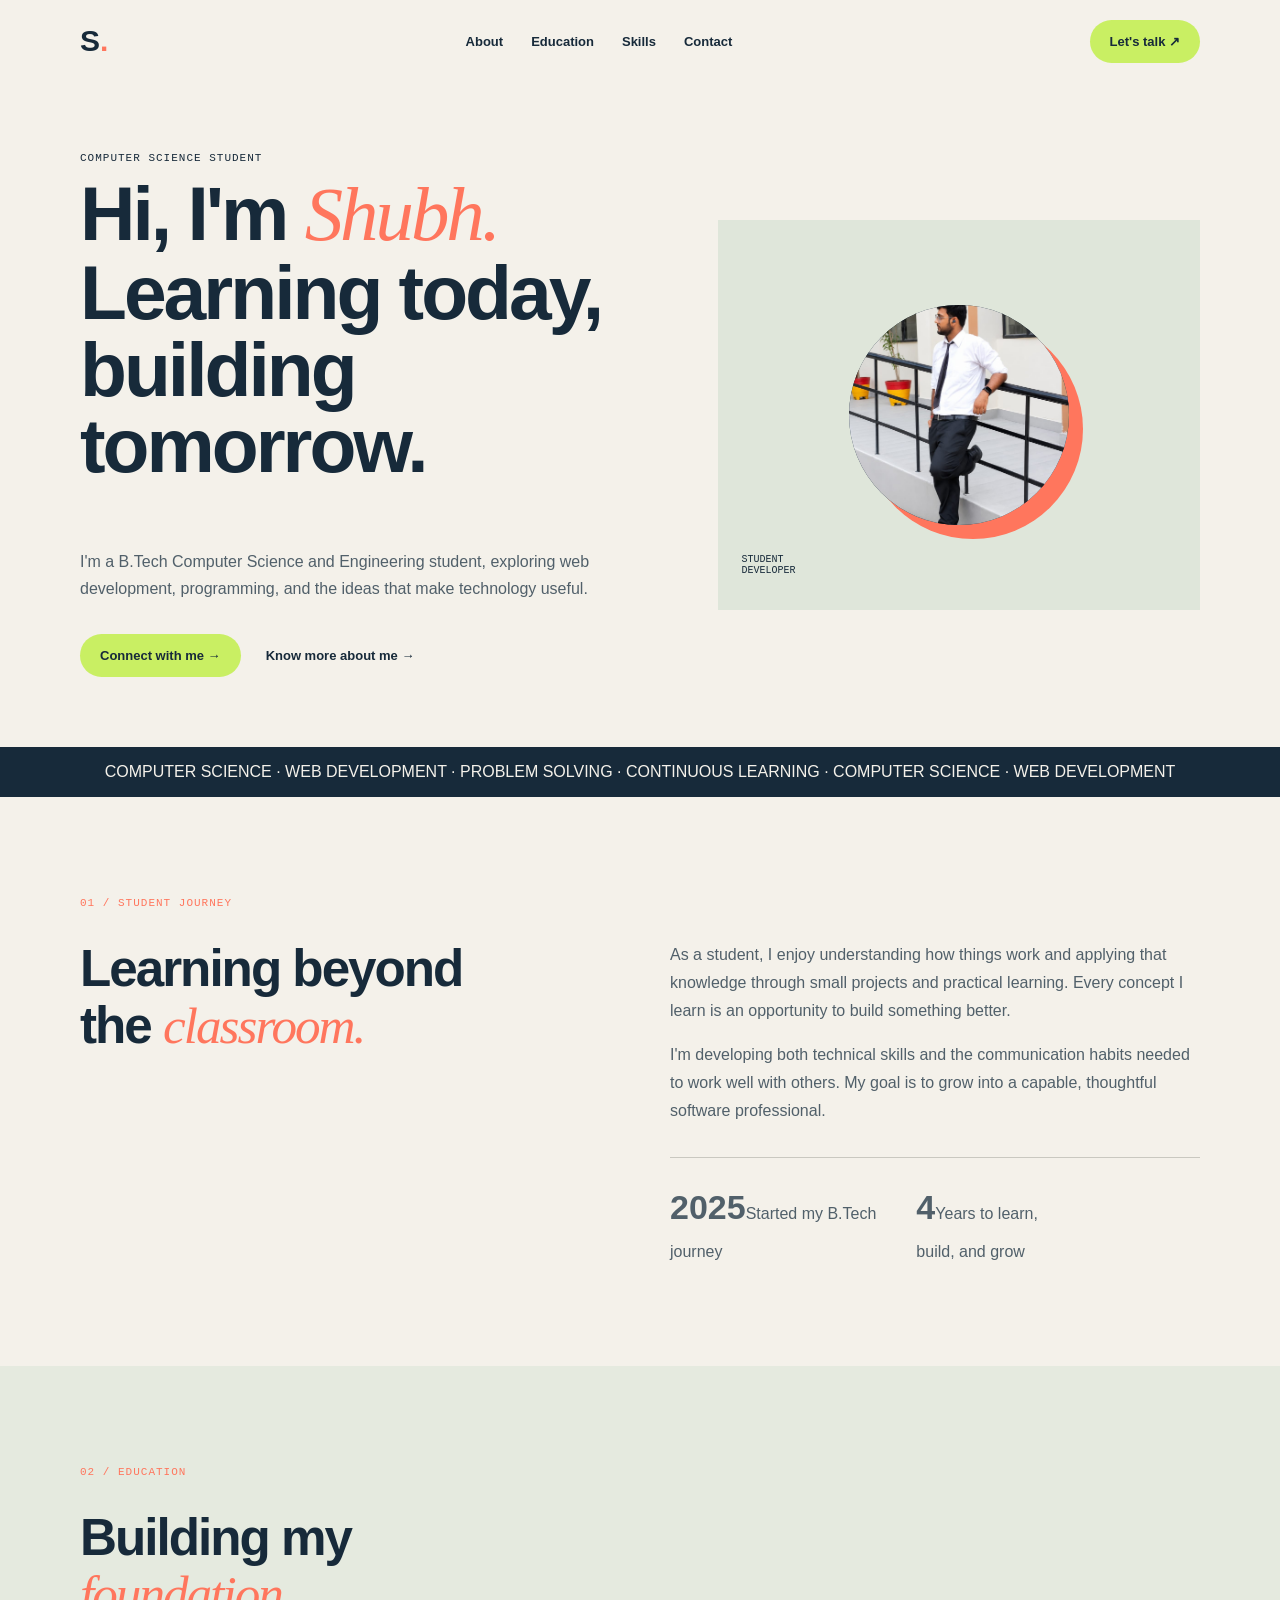
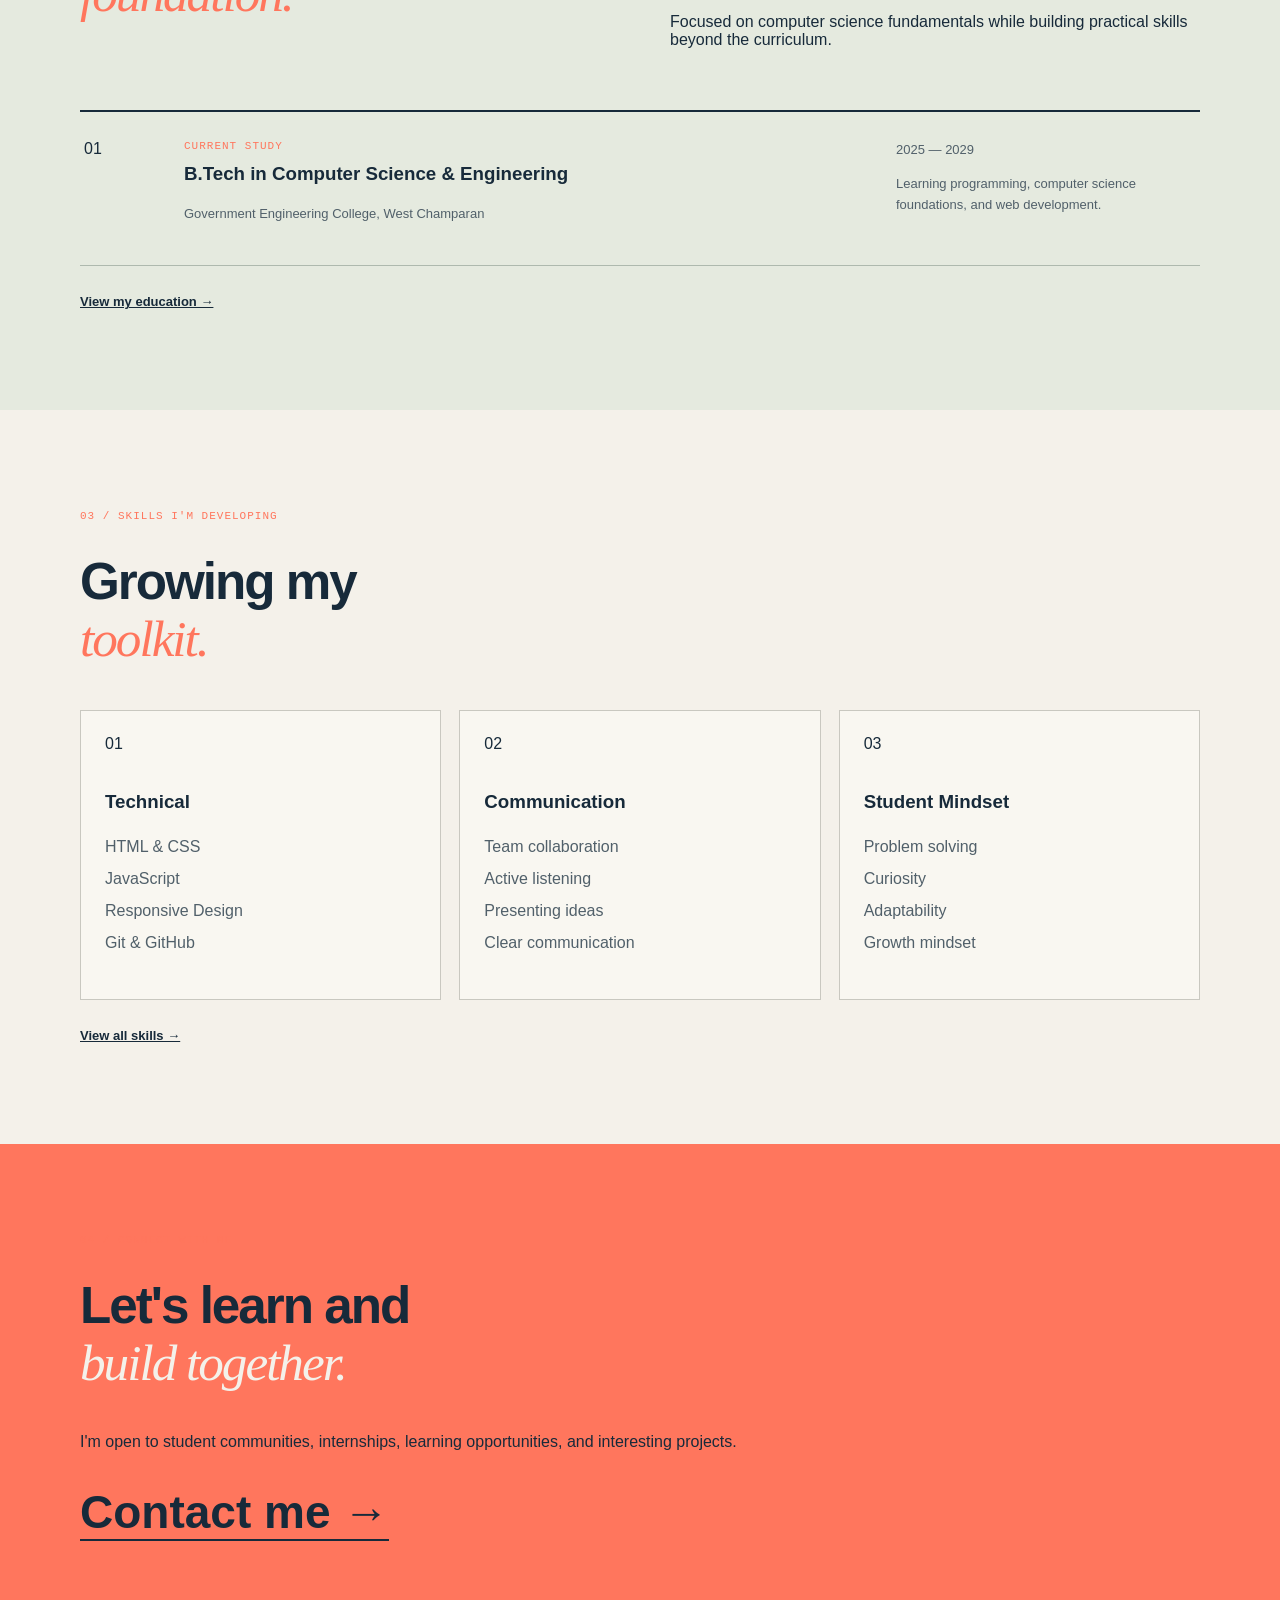
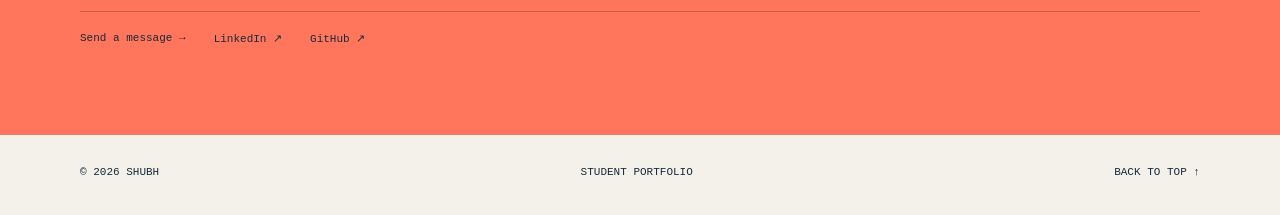
<file: index.html>
<!doctype html>
<html lang="en">
  <head>
    <meta charset="UTF-8" />
    <meta name="viewport" content="width=device-width, initial-scale=1.0" />
    <meta name="description" content="Shubh is a Computer Science student and aspiring web developer." />
    <title>Shubh | Student Portfolio</title>
    <link rel="preconnect" href="https://fonts.googleapis.com" />
    <link rel="preconnect" href="https://fonts.gstatic.com" crossorigin />
    <link href="https://fonts.googleapis.com/css2?family=DM+Mono:wght@400;500&family=Manrope:wght@400;500;600;700;800&display=swap" rel="stylesheet" />
    <link rel="stylesheet" href="styles.css" />
  </head>
  <body>
    <header class="nav wrap">
      <a class="logo" href="#home" aria-label="Shubh home">S<span>.</span></a>
      <nav aria-label="Main navigation">
        <a href="more.html">About</a>
        <a href="education.html">Education</a>
        <a href="skills.html">Skills</a>
        <a href="contact.html">Contact</a>
      </nav>
      <a class="nav-cta" href="contact.html">Let's talk ↗</a>
    </header>

    <main>
      <section class="hero wrap" id="home">
        <div class="hero-copy">
          <p class="eyebrow">COMPUTER SCIENCE STUDENT</p>
          <h1>Hi, I'm <em>Shubh.</em><br />Learning today,<br />building tomorrow.</h1>
          <p class="intro">I'm a B.Tech Computer Science and Engineering student, exploring web development, programming, and the ideas that make technology useful.</p>
          <div class="hero-actions">
            <a class="button" href="contact.html">Connect with me →</a>
            <a class="text-link" href="more.html">Know more about me →</a>
          </div>
        </div>
        <div class="hero-art" aria-hidden="true">
          <div class="portrait">
            <img src="shubh@....jpeg" alt="Shubh" />
          </div>
          <p class="art-label">STUDENT<br />DEVELOPER</p>
        </div>
      </section>

      <section class="ticker" aria-label="Areas of interest">
        <div>COMPUTER SCIENCE · WEB DEVELOPMENT · PROBLEM SOLVING · CONTINUOUS LEARNING · COMPUTER SCIENCE · WEB DEVELOPMENT</div>
      </section>

      <section class="about wrap section">
        <p class="section-number">01 / STUDENT JOURNEY</p>
        <div class="section-grid">
          <h2>Learning beyond<br />the <em>classroom.</em></h2>
          <div class="about-copy">
            <p>As a student, I enjoy understanding how things work and applying that knowledge through small projects and practical learning. Every concept I learn is an opportunity to build something better.</p>
            <p>I'm developing both technical skills and the communication habits needed to work well with others. My goal is to grow into a capable, thoughtful software professional.</p>
            <div class="stats">
              <div><strong>2025</strong><span>Started my B.Tech<br />journey</span></div>
              <div><strong>4</strong><span>Years to learn,<br />build, and grow</span></div>
            </div>
          </div>
        </div>
      </section>

      <section class="education section">
        <div class="wrap">
          <p class="section-number">02 / EDUCATION</p>
          <div class="education-head">
            <h2>Building my<br /><em>foundation.</em></h2>
            <p>Focused on computer science fundamentals while building practical skills beyond the curriculum.</p>
          </div>
          <article class="education-card">
            <p class="card-index">01</p>
            <div><p class="mono">CURRENT STUDY</p><h3>B.Tech in Computer Science & Engineering</h3><p class="muted">Government Engineering College, West Champaran</p></div>
            <div class="education-meta"><p>2025 — 2029</p><p>Learning programming, computer science foundations, and web development.</p></div>
          </article>
          <a class="page-link" href="education.html">View my education →</a>
        </div>
      </section>

      <section class="skills wrap section">
        <p class="section-number">03 / SKILLS I'M DEVELOPING</p>
        <h2>Growing my<br /><em>toolkit.</em></h2>
        <div class="skill-grid">
          <article><span>01</span><h3>Technical</h3><ul><li>HTML & CSS</li><li>JavaScript</li><li>Responsive Design</li><li>Git & GitHub</li></ul></article>
          <article><span>02</span><h3>Communication</h3><ul><li>Team collaboration</li><li>Active listening</li><li>Presenting ideas</li><li>Clear communication</li></ul></article>
          <article><span>03</span><h3>Student Mindset</h3><ul><li>Problem solving</li><li>Curiosity</li><li>Adaptability</li><li>Growth mindset</li></ul></article>
        </div>
        <a class="page-link" href="skills.html">View all skills →</a>
      </section>

      <section class="contact">
        <div class="wrap contact-inner">
          <p class="section-number">04 / CONNECT WITH ME</p>
          <h2>Let's learn and<br /><em>build together.</em></h2>
          <p class="contact-copy">I'm open to student communities, internships, learning opportunities, and interesting projects.</p>
          <a class="email" href="contact.html">Contact me →</a>
          <div class="socials"><a href="contact.html">Send a message →</a><a href="https://www.linkedin.com/in/shubh-kumar-jha-664a6430b?utm_source=share_via&utm_content=profile&utm_medium=member_android" target="_blank" rel="noreferrer">LinkedIn ↗</a><a href="https://github.com" target="_blank" rel="noreferrer">GitHub ↗</a></div>
        </div>
      </section>
    </main>

    <footer class="wrap"><span>© <span id="year"></span> SHUBH</span><span>STUDENT PORTFOLIO</span><a href="#home">BACK TO TOP ↑</a></footer>
    <script>document.getElementById('year').textContent = new Date().getFullYear();</script>
  </body>
</html>
</file>
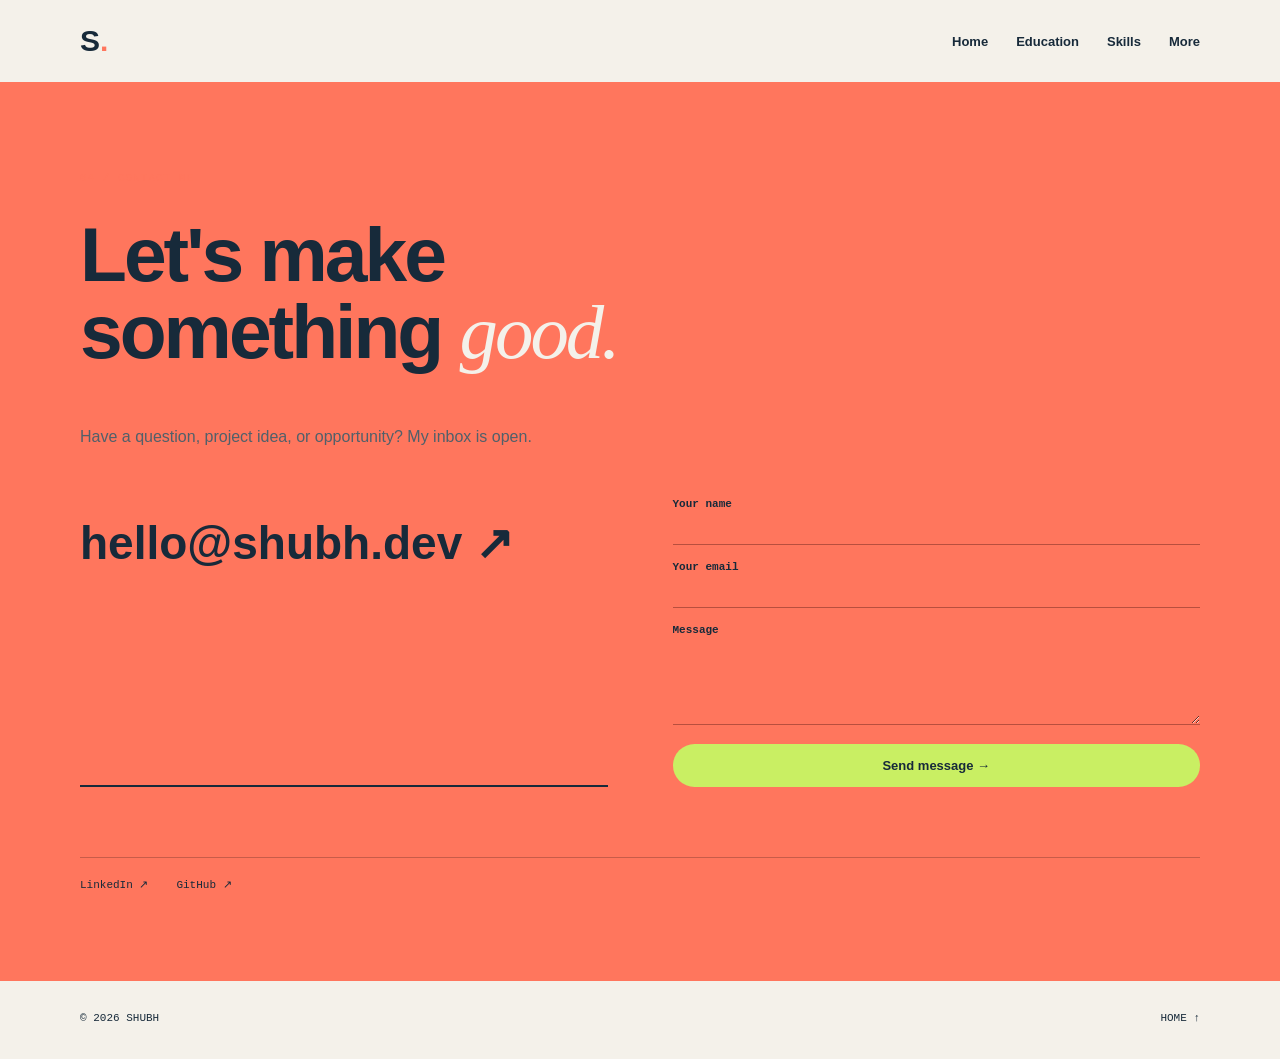
<file: contact.html>
<!doctype html>
<html lang="en">
  <head><meta charset="UTF-8" /><meta name="viewport" content="width=device-width, initial-scale=1.0" /><title>Contact Shubh</title><link rel="stylesheet" href="styles.css" /></head>
  <body>
    <header class="nav wrap"><a class="logo" href="index.html">S<span>.</span></a><nav><a href="index.html">Home</a><a href="education.html">Education</a><a href="skills.html">Skills</a><a href="more.html">More</a></nav></header>
    <main class="contact-page"><div class="wrap">
      <p class="section-number">04 / CONTACT ME</p><h1>Let's make<br />something <em>good.</em></h1><p class="page-intro">Have a question, project idea, or opportunity? My inbox is open.</p>
      <!-- Change the email address and social links to your own. -->
      <div class="contact-layout"><a class="email" href="mailto:hello@shubh.dev">hello@shubh.dev ↗</a><form action="mailto:hello@shubh.dev" method="post" enctype="text/plain"><label>Your name<input name="name" required /></label><label>Your email<input name="email" type="email" required /></label><label>Message<textarea name="message" rows="4" required></textarea></label><button class="button" type="submit">Send message →</button></form></div>
      <div class="socials"><a href="https://linkedin.com" target="_blank">LinkedIn ↗</a><a href="https://github.com" target="_blank">GitHub ↗</a></div>
    </div></main>
    <footer class="wrap"><span>© 2026 SHUBH</span><a href="index.html">HOME ↑</a></footer>
  </body>
</html>
</file>
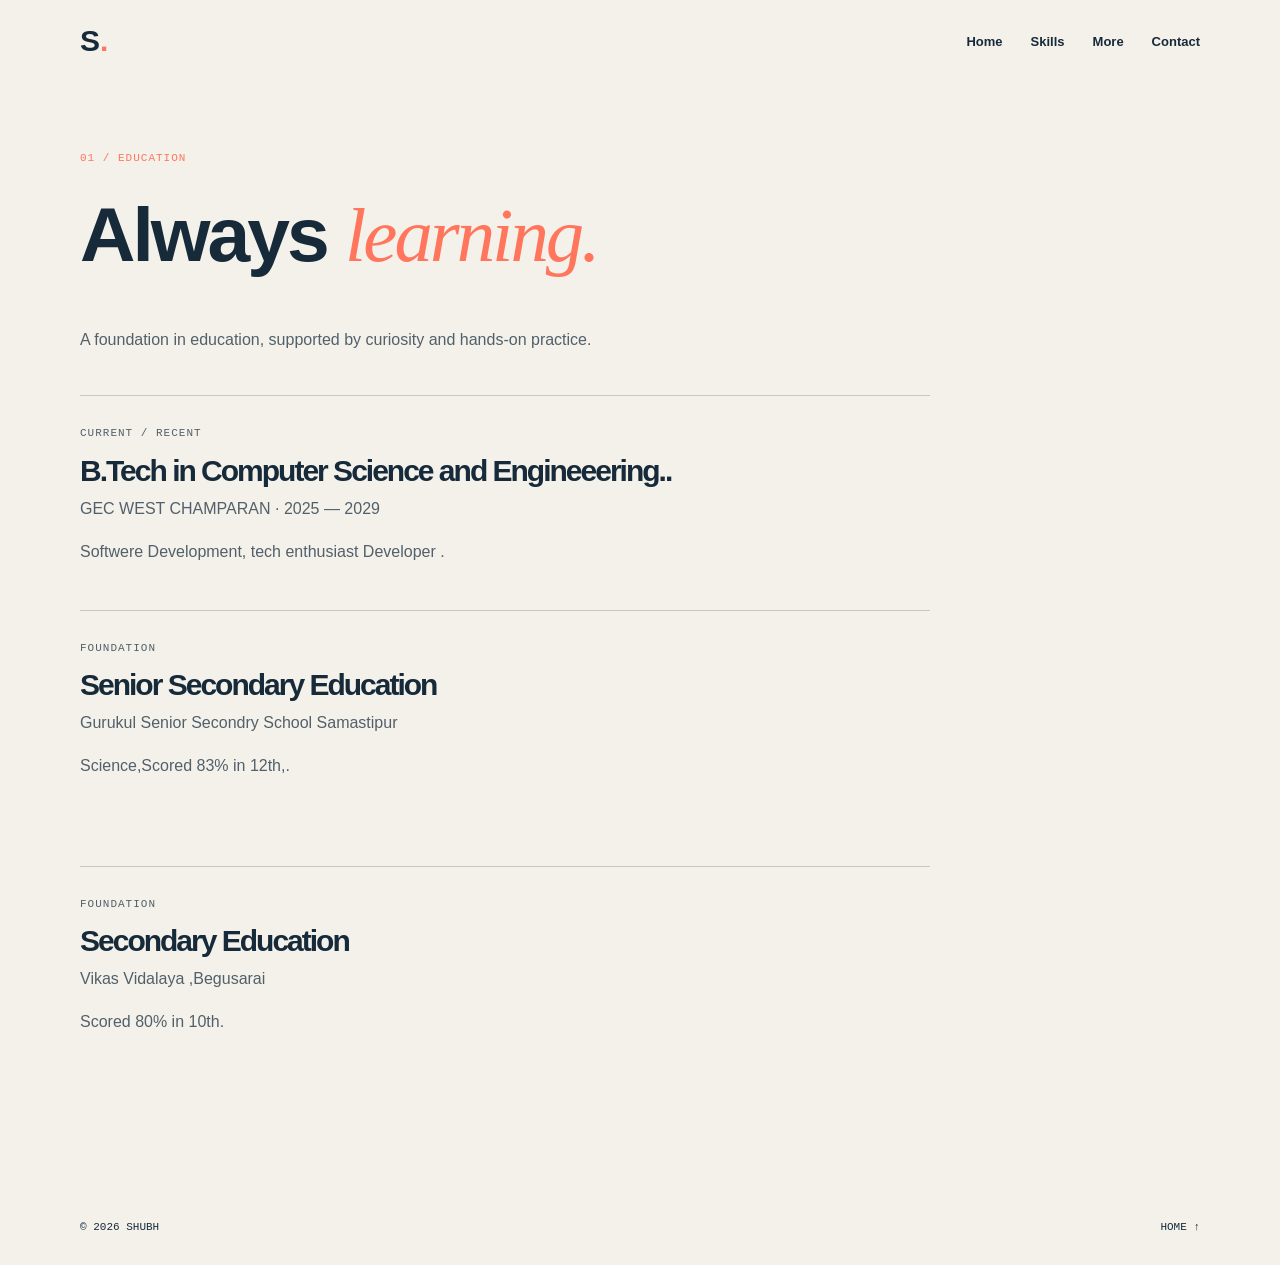
<file: education.html>
<!doctype html>
<html lang="en">
  <head>
    <meta charset="UTF-8" />
    <meta name="viewport" content="width=device-width, initial-scale=1.0" />
    <title>Education | Shubh</title>
    <link rel="stylesheet" href="styles.css" />
  </head>
  <body>
    <header class="nav wrap">
      <a class="logo" href="index.html">S<span>.</span></a>
      <nav><a href="index.html">Home</a><a href="skills.html">Skills</a><a href="more.html">More</a><a href="contact.html">Contact</a></nav>
    </header>
    <main class="subpage wrap">
      <p class="section-number">01 / EDUCATION</p>
      <h1>Always <em>learning.</em></h1>
      <p class="page-intro">A foundation in education, supported by curiosity and hands-on practice.</p>
      <!-- Replace this information with your actual education history. -->
      <article class="record"><p class="mono">CURRENT / RECENT</p><h2>B.Tech in Computer Science and Engineeering..</h2><p>GEC WEST CHAMPARAN · 2025 — 2029</p><p> Softwere Development, tech enthusiast Developer .</p></article>
      <article class="record"><p class="mono">FOUNDATION</p><h2>Senior Secondary Education</h2><p>Gurukul Senior Secondry School Samastipur </p><p>Science,Scored 83% in 12th,.</p></article>

      </p></article>
      <article class="record"><p class="mono">FOUNDATION</p><h2>Secondary Education</h2><p>Vikas Vidalaya ,Begusarai </p><p> Scored 80% in 10th.</p></article>
    </main>
    <footer class="wrap"><span>© 2026 SHUBH</span><a href="index.html">HOME ↑</a></footer>
  </body>
</html>
</file>
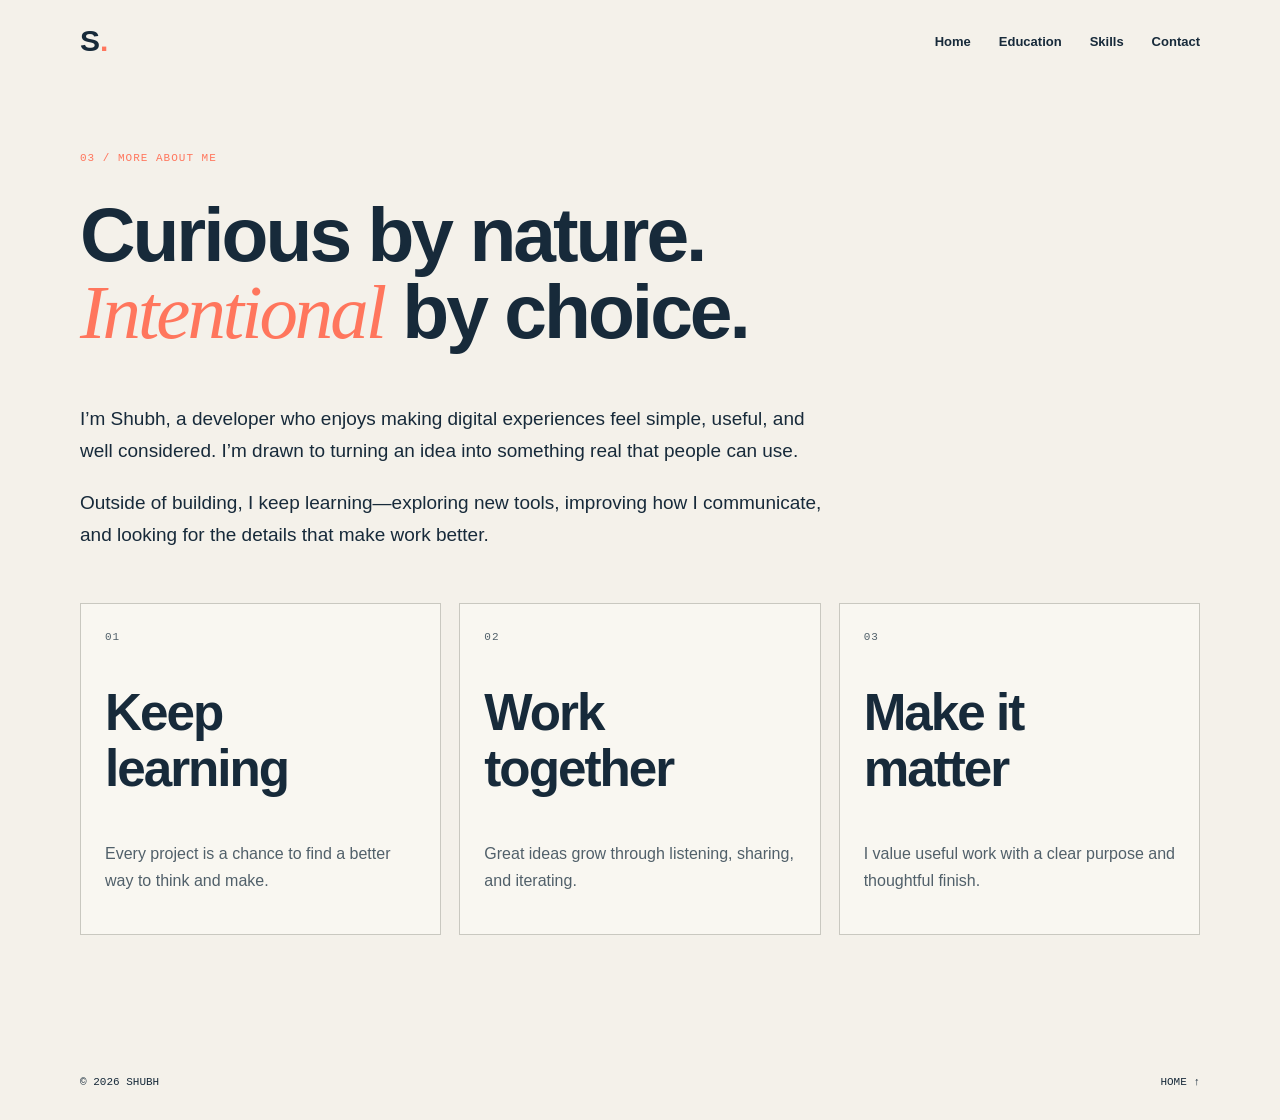
<file: more.html>
<!doctype html>
<html lang="en">
  <head><meta charset="UTF-8" /><meta name="viewport" content="width=device-width, initial-scale=1.0" /><title>More About Me | Shubh</title><link rel="stylesheet" href="styles.css" /></head>
  <body>
    <header class="nav wrap"><a class="logo" href="index.html">S<span>.</span></a><nav><a href="index.html">Home</a><a href="education.html">Education</a><a href="skills.html">Skills</a><a href="contact.html">Contact</a></nav></header>
    <main class="subpage wrap">
      <p class="section-number">03 / MORE ABOUT ME</p>
      <h1>Curious by nature.<br /><em>Intentional</em> by choice.</h1>
      <div class="story"><p>I’m Shubh, a developer who enjoys making digital experiences feel simple, useful, and well considered. I’m drawn to turning an idea into something real that people can use.</p><p>Outside of building, I keep learning—exploring new tools, improving how I communicate, and looking for the details that make work better.</p></div>
      <div class="detail-grid"><article><p class="mono">01</p><h2>Keep learning</h2><p>Every project is a chance to find a better way to think and make.</p></article><article><p class="mono">02</p><h2>Work together</h2><p>Great ideas grow through listening, sharing, and iterating.</p></article><article><p class="mono">03</p><h2>Make it matter</h2><p>I value useful work with a clear purpose and thoughtful finish.</p></article></div>
    </main>
    <footer class="wrap"><span>© 2026 SHUBH</span><a href="index.html">HOME ↑</a></footer>
  </body>
</html>
</file>
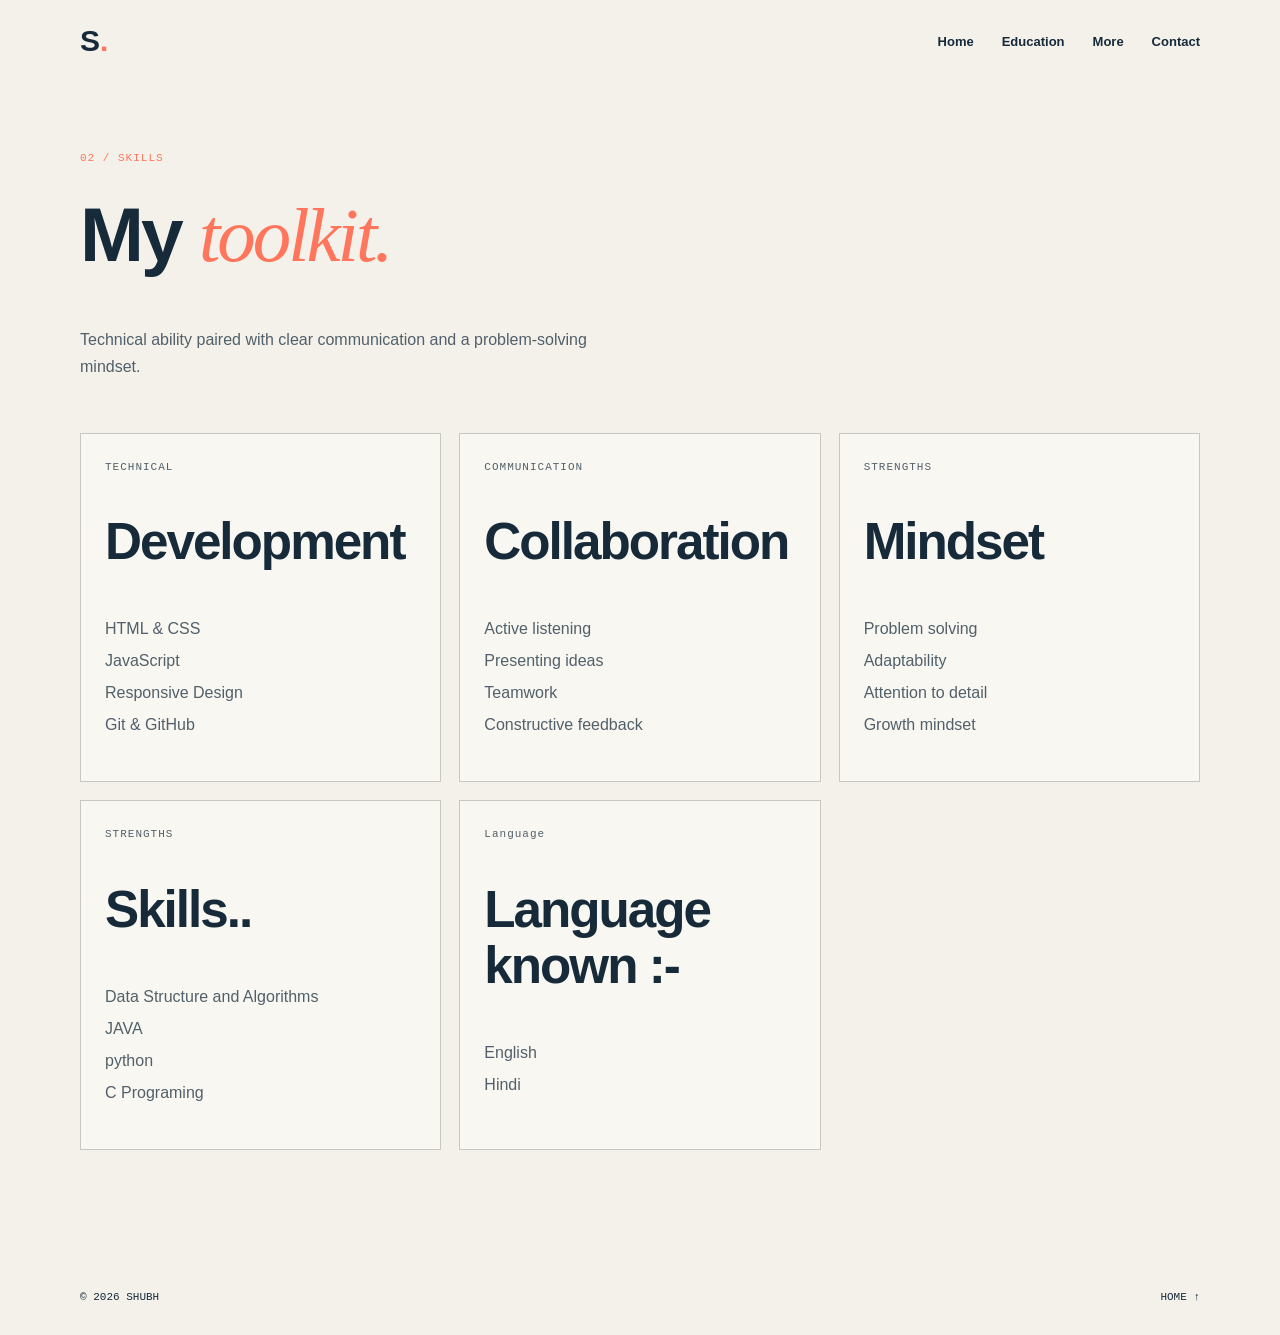
<file: skills.html>
<!doctype html>
<html lang="en">
  <head><meta charset="UTF-8" /><meta name="viewport" content="width=device-width, initial-scale=1.0" /><title>Skills | Shubh</title><link rel="stylesheet" href="styles.css" /></head>
  <body>
    <header class="nav wrap"><a class="logo" href="index.html">S<span>.</span></a><nav><a href="index.html">Home</a><a href="education.html">Education</a><a href="more.html">More</a><a href="contact.html">Contact</a></nav></header>
    <main class="subpage wrap">
      <p class="section-number">02 / SKILLS</p><h1>My <em>toolkit.</em></h1><p class="page-intro">Technical ability paired with clear communication and a problem-solving mindset.</p>
      <!-- Add, remove, or rename the skills below as needed. -->
      <div class="detail-grid">
        <article><p class="mono">TECHNICAL</p><h2>Development</h2><ul><li>HTML & CSS</li><li>JavaScript</li><li>Responsive Design</li><li>Git & GitHub</li></ul></article>
        <article><p class="mono">COMMUNICATION</p><h2>Collaboration</h2><ul><li>Active listening</li><li>Presenting ideas</li><li>Teamwork</li><li>Constructive feedback</li></ul></article>
        <article><p class="mono">STRENGTHS</p><h2>Mindset</h2><ul><li>Problem solving</li><li>Adaptability</li><li>Attention to detail</li><li>Growth mindset</li></ul></article>

        <article><p class="mono">STRENGTHS</p><h2>Skills..</h2><ul><li>Data Structure and Algorithms</li><li>JAVA </li><li>python</li><li>C Programing</li></ul></article>

        <article><p class="mono">Language</p><h2>Language known :-</h2><ul><li>English</li><li>Hindi</li></ul></article>
        

      </div>
    </main>
    <footer class="wrap"><span>© 2026 SHUBH</span><a href="index.html">HOME ↑</a></footer>
  </body>
</html>
</file>
<file: styles.css>
:root {
  --ink: #172a3a;
  --paper: #f4f1ea;
  --lime: #c9ef63;
  --coral: #ff765d;
  --muted: #51606a;
  --line: #c9c8c0;
}

* { box-sizing: border-box; }
html { scroll-behavior: smooth; }
body { margin: 0; background: var(--paper); color: var(--ink); font-family: Arial, sans-serif; }

.wrap { width: min(1120px, calc(100% - 48px)); margin: 0 auto; }
.nav { min-height: 82px; display: flex; align-items: center; justify-content: space-between; }
.logo { color: var(--ink); font-size: 30px; font-weight: 800; text-decoration: none; }
.logo span, em, .section-number, .mono { color: var(--coral); }
nav { display: flex; gap: 28px; }
nav a, .nav-cta, .text-link { color: var(--ink); font-size: 13px; font-weight: 700; text-decoration: none; }
.nav-cta, .button { background: var(--lime); border: 0; border-radius: 30px; color: var(--ink); cursor: pointer; font-size: 13px; font-weight: 800; padding: 14px 20px; text-decoration: none; }

h1, h2, h3, p { margin-top: 0; }
h1 { font-size: clamp(48px, 6vw, 78px); letter-spacing: -3px; line-height: 1; }
h2 { font-size: clamp(32px, 4vw, 56px); letter-spacing: -2px; line-height: 1.1; }
em { font-family: Georgia, serif; font-weight: 400; }
.section-number, .mono { font-family: monospace; font-size: 11px; letter-spacing: 1px; }
.page-intro, .intro { color: var(--muted); font-size: 16px; line-height: 1.7; max-width: 540px; }

.hero { align-items: center; display: grid; gap: 48px; grid-template-columns: 1.1fr .9fr; min-height: 570px; padding: 70px 0; }
.eyebrow { font-family: monospace; font-size: 11px; letter-spacing: 1px; }
.hero-actions { display: flex; align-items: center; gap: 25px; margin-top: 32px; }
.hero-art { background: #dfe6da; display: grid; height: 390px; overflow: hidden; place-items: center; position: relative; }
.portrait { background: var(--ink); border-radius: 50%; box-shadow: 14px 14px var(--coral); height: 220px; overflow: hidden; width: 220px; }
.portrait img { height: 100%; object-fit: cover; object-position: center; width: 100%; }
.art-label { bottom: 24px; font-family: monospace; font-size: 10px; left: 24px; position: absolute; }
.ticker { background: var(--ink); color: var(--paper); overflow: hidden; padding: 16px 0; text-align: center; white-space: nowrap; }

.section, .education { padding: 100px 0; }
.section-number { margin-bottom: 32px; }
.section-grid, .education-head { display: grid; gap: 60px; grid-template-columns: 1fr 1fr; }
.about-copy { color: var(--muted); line-height: 1.75; }
.stats { border-top: 1px solid var(--line); display: flex; gap: 40px; margin-top: 32px; padding-top: 20px; }
.stats strong { font-size: 34px; }
.education { background: #e5eadf; }
.education-head { align-items: end; margin-bottom: 45px; }
.education-card { border-bottom: 1px solid #aeb9ae; border-top: 2px solid var(--ink); display: grid; gap: 20px; grid-template-columns: 80px 1fr 300px; padding: 28px 4px; }
.education-meta, .muted { color: var(--muted); font-size: 13px; line-height: 1.6; }

.skill-grid, .detail-grid { display: grid; gap: 18px; grid-template-columns: repeat(3, 1fr); }
.skill-grid article, .detail-grid article { background: #f9f7f1; border: 1px solid var(--line); min-height: 240px; padding: 24px; }
.skill-grid h3, .detail-grid h2 { margin-top: 38px; }
.skill-grid ul, .detail-grid ul { color: var(--muted); line-height: 2; list-style: none; padding: 0; }
.page-link { color: var(--ink); display: inline-block; font-size: 13px; font-weight: 800; margin-top: 28px; text-decoration: underline; }

.contact, .contact-page { background: var(--coral); padding: 90px 0; }
.contact h2 em, .contact-page h1 em { color: var(--paper); }
.email { border-bottom: 2px solid var(--ink); color: var(--ink); display: inline-block; font-size: clamp(25px, 4vw, 46px); font-weight: 800; margin-top: 18px; text-decoration: none; }
.socials { border-top: 1px solid #c85c49; display: flex; gap: 28px; margin-top: 70px; padding-top: 20px; }
.socials a, footer a { color: var(--ink); font-family: monospace; font-size: 11px; text-decoration: none; }

.subpage { min-height: calc(100vh - 156px); padding: 70px 0 110px; }
.record { border-top: 1px solid var(--line); margin-top: 42px; max-width: 850px; padding: 28px 0; }
.record + .record { margin-top: 0; }
.record h2 { font-size: 30px; margin: 8px 0; }
.record p, .detail-grid p { color: var(--muted); line-height: 1.7; max-width: 620px; }
.detail-grid { margin-top: 52px; }
.story { font-size: 19px; line-height: 1.7; margin: 48px 0; max-width: 750px; }
.contact-page { min-height: calc(100vh - 156px); }
.contact-layout { display: grid; gap: 65px; grid-template-columns: 1fr 1fr; margin-top: 48px; }
.contact-layout form { display: grid; gap: 16px; }
.contact-layout label { font-family: monospace; font-size: 11px; font-weight: 700; }
.contact-layout input, .contact-layout textarea { background: transparent; border: 0; border-bottom: 1px solid #b84f3e; font: 16px Arial, sans-serif; padding: 8px 0; width: 100%; }

footer { align-items: center; display: flex; font-family: monospace; font-size: 11px; justify-content: space-between; min-height: 74px; }

@media (max-width: 720px) {
  .wrap { width: min(100% - 34px, 1120px); }
  nav { display: none; }
  .hero, .section-grid, .education-head, .skill-grid, .detail-grid, .contact-layout { grid-template-columns: 1fr; }
  .hero { padding: 45px 0; }
  .hero-art { height: 300px; }
  .portrait { font-size: 76px; height: 170px; width: 170px; }
  .section, .education, .contact, .contact-page { padding: 65px 0; }
  .education-card { grid-template-columns: 45px 1fr; }
  .education-meta { grid-column: 2; }
  .story { font-size: 17px; }
  .socials { flex-wrap: wrap; }
}
</file>
